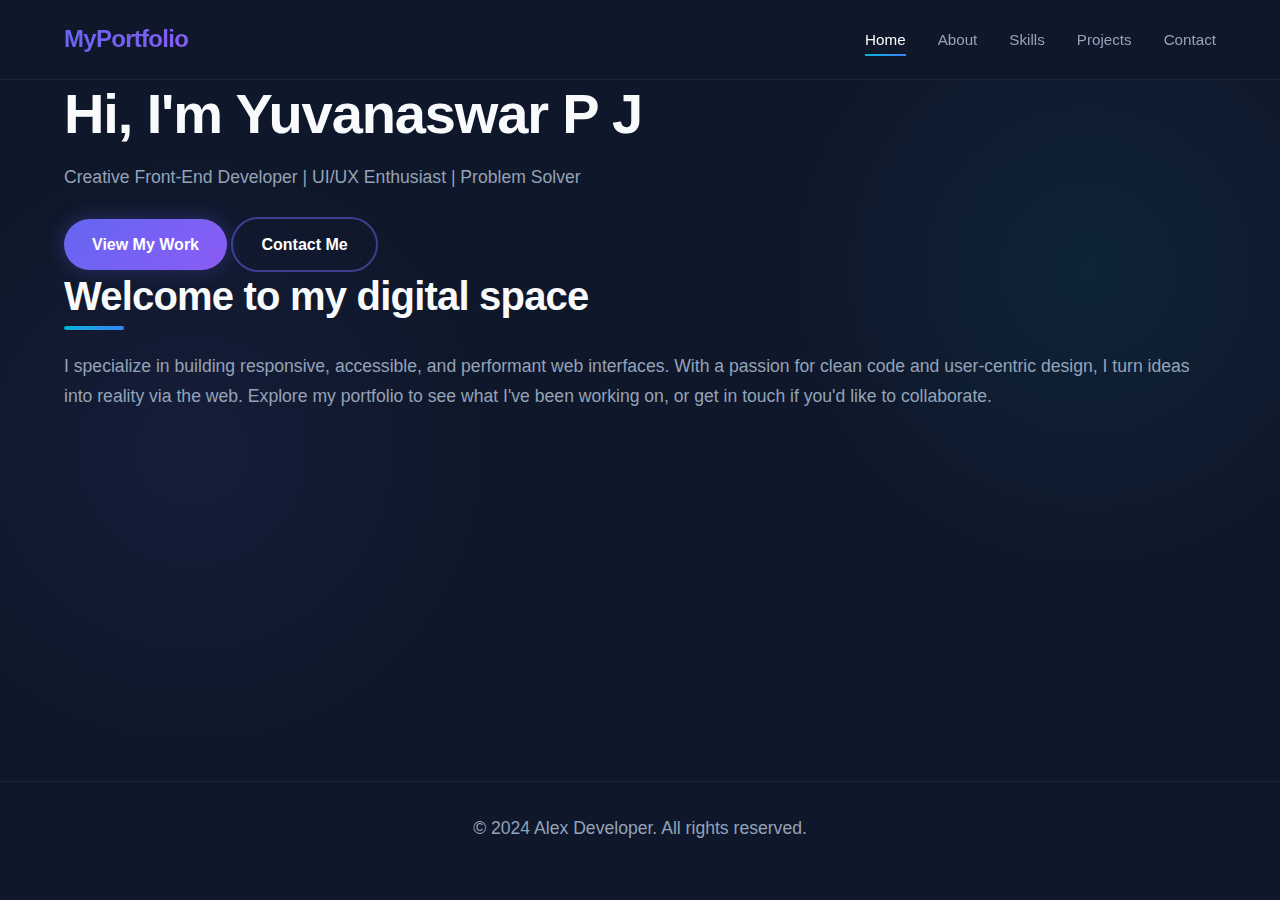
<file: index.html>
<!DOCTYPE html>
<html lang="en">

<head>
    <meta charset="UTF-8">
    <meta name="viewport" content="width=device-width, initial-scale=1.0">
    <meta name="description" content="Personal Portfolio Website">
    <meta name="theme-color" content="#2563eb">
    <title>Home - Portfolio</title>
    <link rel="stylesheet" href="css/style.css">
    <link rel="manifest" href="manifest.json">
    <link rel="icon" type="image/png" href="assets/icons/favicon.png">
</head>

<body>

    <!-- Header / Navigation -->
    <header>
        <div class="container">
            <a href="index.html" class="logo">MyPortfolio</a>
            <nav>
                <ul class="nav-links">
                    <li><a href="index.html" class="active">Home</a></li>
                    <li><a href="about.html">About</a></li>
                    <li><a href="skills.html">Skills</a></li>
                    <li><a href="projects.html">Projects</a></li>
                    <li><a href="contact.html">Contact</a></li>
                </ul>
            </nav>
        </div>
    </header>

    <!-- Main Content -->
    <main class="container">

        <!-- Hero Section -->
        <section class="hero">
            <h1>Hi, I'm <span class="highlight">Yuvanaswar P J</span></h1>
            <p class="tagline">Creative Front-End Developer | UI/UX Enthusiast | Problem Solver</p>
            <div class="hero-buttons">
                <a href="projects.html" class="btn btn-primary">View My Work</a>
                <a href="contact.html" class="btn btn-outline">Contact Me</a>
            </div>
        </section>

        <!-- Brief Intro -->
        <section>
            <h2>Welcome to my digital space</h2>
            <p>
                I specialize in building responsive, accessible, and performant web interfaces.
                With a passion for clean code and user-centric design, I turn ideas into reality via the web.
                Explore my portfolio to see what I've been working on, or get in touch if you'd like to collaborate.
            </p>
        </section>

    </main>

    <!-- Footer -->
    <footer>
        <div class="container">
            <p>&copy; 2024 Alex Developer. All rights reserved.</p>
        </div>
    </footer>

</body>

</html>
</file>
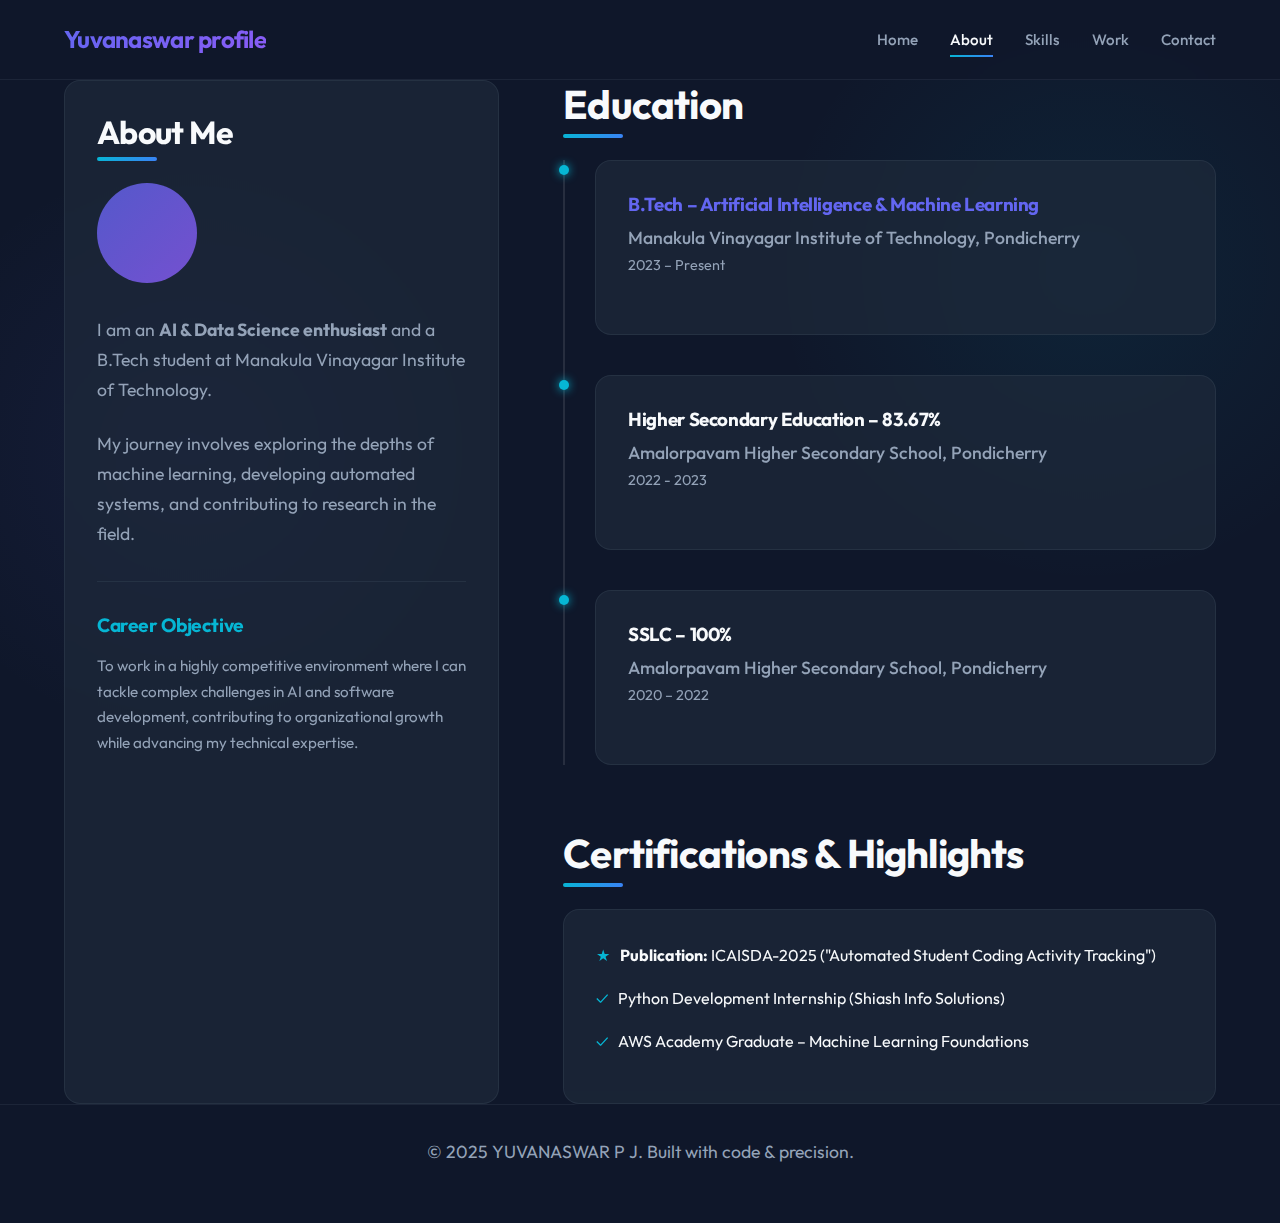
<file: about.html>
<!DOCTYPE html>
<html lang="en">

<head>
    <meta charset="UTF-8">
    <meta name="viewport" content="width=device-width, initial-scale=1.0">
    <meta name="theme-color" content="#0f172a">
    <title>About - Yuvanaswar P J</title>
    <link rel="stylesheet" href="css/style.css">
    <link rel="manifest" href="manifest.json">
    <link href="https://fonts.googleapis.com/css2?family=Outfit:wght@300;400;500;600;700&display=swap" rel="stylesheet">
</head>

<body>

    <header>
        <div class="container">
            <a href="index.html" class="logo">Yuvanaswar profile</a>
            <nav>
                <ul class="nav-links">
                    <li><a href="index.html">Home</a></li>
                    <li><a href="about.html" class="active">About</a></li>
                    <li><a href="skills.html">Skills</a></li>
                    <li><a href="projects.html">Work</a></li>
                    <li><a href="contact.html">Contact</a></li>
                </ul>
            </nav>
        </div>
    </header>

    <main class="container">
        <section class="about-grid">
            <!-- Left Column: Profile -->
            <div class="glass-card">
                <h2 style="font-size: 2rem;">About Me</h2>
                <div
                    style="width: 100px; height: 100px; background: var(--gradient-main); border-radius: 50%; margin-bottom: 2rem; opacity: 0.8;">
                </div>
                <p>
                    I am an <strong>AI & Data Science enthusiast</strong> and a B.Tech student at Manakula Vinayagar
                    Institute of Technology.
                </p>
                <p>
                    My journey involves exploring the depths of machine learning, developing automated systems, and
                    contributing to research in the field.
                </p>
                <div style="margin-top: 2rem; padding-top: 2rem; border-top: 1px solid var(--border-color);">
                    <h3 style="font-size: 1.2rem; color: var(--accent);">Career Objective</h3>
                    <p style="font-size: 0.95rem;">
                        To work in a highly competitive environment where I can tackle complex challenges in AI and
                        software development, contributing to organizational growth while advancing my technical
                        expertise.
                    </p>
                </div>
            </div>

            <!-- Right Column: Timeline -->
            <div>
                <h2>Education</h2>
                <div class="timeline">
                    <!-- B.Tech -->
                    <div class="timeline-item">
                        <div class="glass-card">
                            <h3 style="margin-bottom: 0.5rem; color: var(--primary);">B.Tech – Artificial Intelligence &
                                Machine Learning</h3>
                            <p style="margin-bottom: 0; font-weight: 500;">Manakula Vinayagar Institute of Technology,
                                Pondicherry</p>
                            <p style="font-size: 0.9rem; color: var(--text-muted);">2023 – Present</p>
                        </div>
                    </div>

                    <!-- HSC -->
                    <div class="timeline-item">
                        <div class="glass-card">
                            <h3 style="margin-bottom: 0.5rem;">Higher Secondary Education – 83.67%</h3>
                            <p style="margin-bottom: 0; font-weight: 500;">Amalorpavam Higher Secondary School,
                                Pondicherry</p>
                            <p style="font-size: 0.9rem; color: var(--text-muted);">2022 - 2023</p>
                        </div>
                    </div>

                    <!-- SSLC -->
                    <div class="timeline-item">
                        <div class="glass-card">
                            <h3 style="margin-bottom: 0.5rem;">SSLC – 100%</h3>
                            <p style="margin-bottom: 0; font-weight: 500;">Amalorpavam Higher Secondary School,
                                Pondicherry</p>
                            <p style="font-size: 0.9rem; color: var(--text-muted);">2020 – 2022</p>
                        </div>
                    </div>
                </div>

                <div style="margin-top: 4rem;">
                    <h2>Certifications & Highlights</h2>
                    <div class="glass-card">
                        <ul style="list-style: none;">
                            <li style="margin-bottom: 1rem; display: flex; align-items: center;">
                                <span style="color: var(--accent); margin-right: 10px;">★</span>
                                <strong>Publication:</strong>&nbsp;ICAISDA-2025 ("Automated Student Coding Activity
                                Tracking")
                            </li>
                            <li style="margin-bottom: 1rem; display: flex; align-items: center;">
                                <span style="color: var(--accent); margin-right: 10px;">✓</span>
                                Python Development Internship (Shiash Info Solutions)
                            </li>
                            <li style="margin-bottom: 1rem; display: flex; align-items: center;">
                                <span style="color: var(--accent); margin-right: 10px;">✓</span>
                                AWS Academy Graduate – Machine Learning Foundations
                            </li>
                        </ul>
                    </div>
                </div>
            </div>
        </section>
    </main>

    <footer>
        <div class="container">
            <p>&copy; 2025 YUVANASWAR P J. Built with code & precision.</p>
        </div>
    </footer>

</body>

</html>
</file>
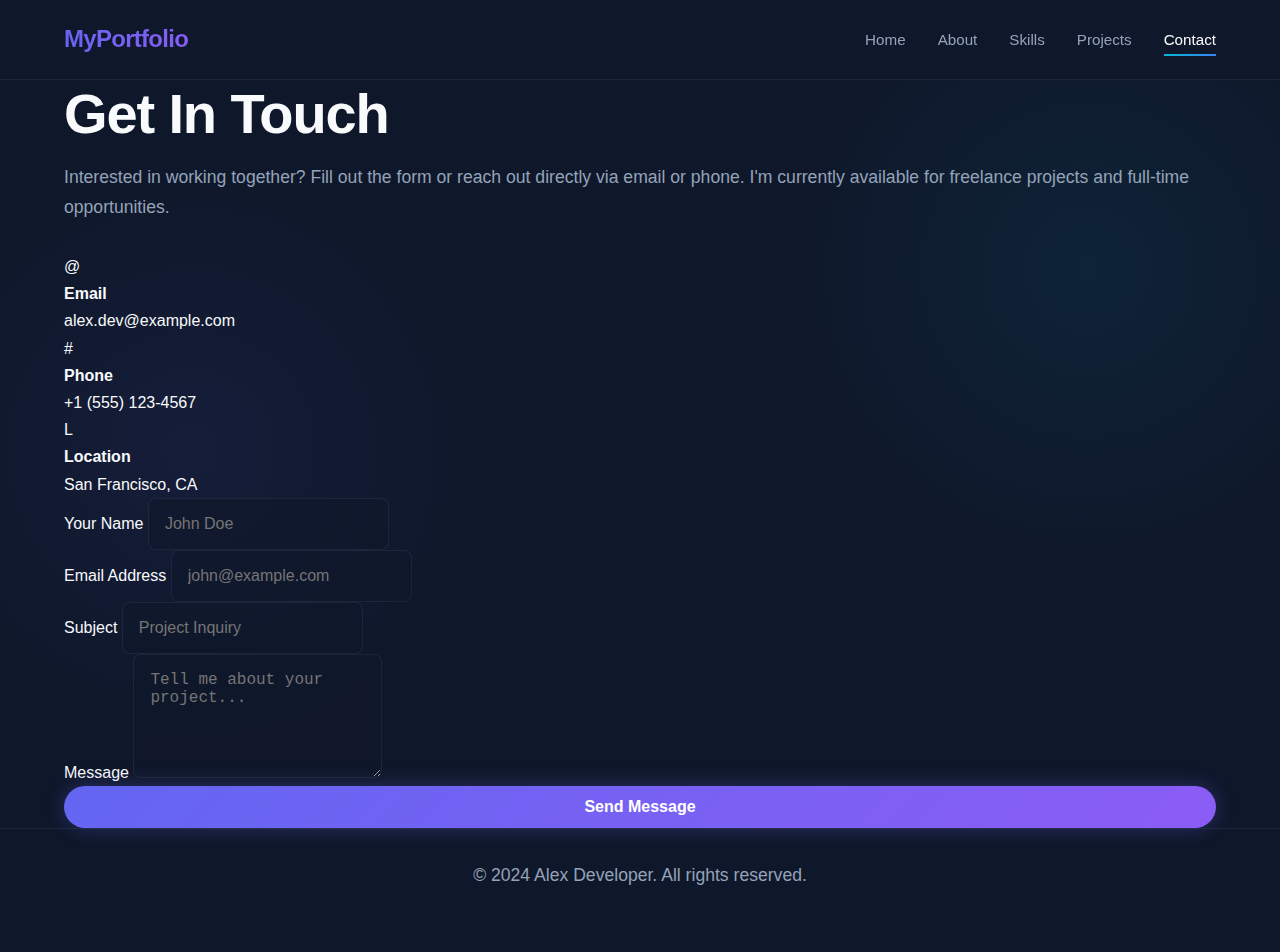
<file: contact.html>
<!DOCTYPE html>
<html lang="en">

<head>
    <meta charset="UTF-8">
    <meta name="viewport" content="width=device-width, initial-scale=1.0">
    <meta name="description" content="Contact - Portfolio">
    <meta name="theme-color" content="#2563eb">
    <title>Contact - Portfolio</title>
    <link rel="stylesheet" href="css/style.css">
    <link rel="manifest" href="manifest.json">
</head>

<body>

    <header>
        <div class="container">
            <a href="index.html" class="logo">MyPortfolio</a>
            <nav>
                <ul class="nav-links">
                    <li><a href="index.html">Home</a></li>
                    <li><a href="about.html">About</a></li>
                    <li><a href="skills.html">Skills</a></li>
                    <li><a href="projects.html">Projects</a></li>
                    <li><a href="contact.html" class="active">Contact</a></li>
                </ul>
            </nav>
        </div>
    </header>

    <main class="container">
        <h1>Get In Touch</h1>

        <div class="contact-container">

            <!-- Contact Info -->
            <div class="contact-details">
                <p style="margin-bottom: 30px; font-size: 1.1rem;">
                    Interested in working together? Fill out the form or reach out directly via email or phone.
                    I'm currently available for freelance projects and full-time opportunities.
                </p>

                <div class="contact-info-item">
                    <div class="contact-icon">@</div>
                    <div>
                        <strong>Email</strong><br>
                        alex.dev@example.com
                    </div>
                </div>

                <div class="contact-info-item">
                    <div class="contact-icon">#</div>
                    <div>
                        <strong>Phone</strong><br>
                        +1 (555) 123-4567
                    </div>
                </div>

                <div class="contact-info-item">
                    <div class="contact-icon">L</div>
                    <div>
                        <strong>Location</strong><br>
                        San Francisco, CA
                    </div>
                </div>
            </div>

            <!-- Contact Form -->
            <form class="contact-form" action="#" method="POST">

                <div class="form-group">
                    <label for="name">Your Name</label>
                    <input type="text" id="name" name="name" required placeholder="John Doe">
                </div>

                <div class="form-group">
                    <label for="email">Email Address</label>
                    <input type="email" id="email" name="email" required placeholder="john@example.com">
                </div>

                <div class="form-group">
                    <label for="subject">Subject</label>
                    <input type="text" id="subject" name="subject" required placeholder="Project Inquiry">
                </div>

                <div class="form-group">
                    <label for="message">Message</label>
                    <textarea id="message" name="message" rows="5" required
                        placeholder="Tell me about your project..."></textarea>
                </div>

                <button type="submit" class="btn btn-primary" style="width: 100%;">Send Message</button>
            </form>

        </div>
    </main>

    <footer>
        <div class="container">
            <p>&copy; 2024 Alex Developer. All rights reserved.</p>
        </div>
    </footer>

</body>

</html>
</file>
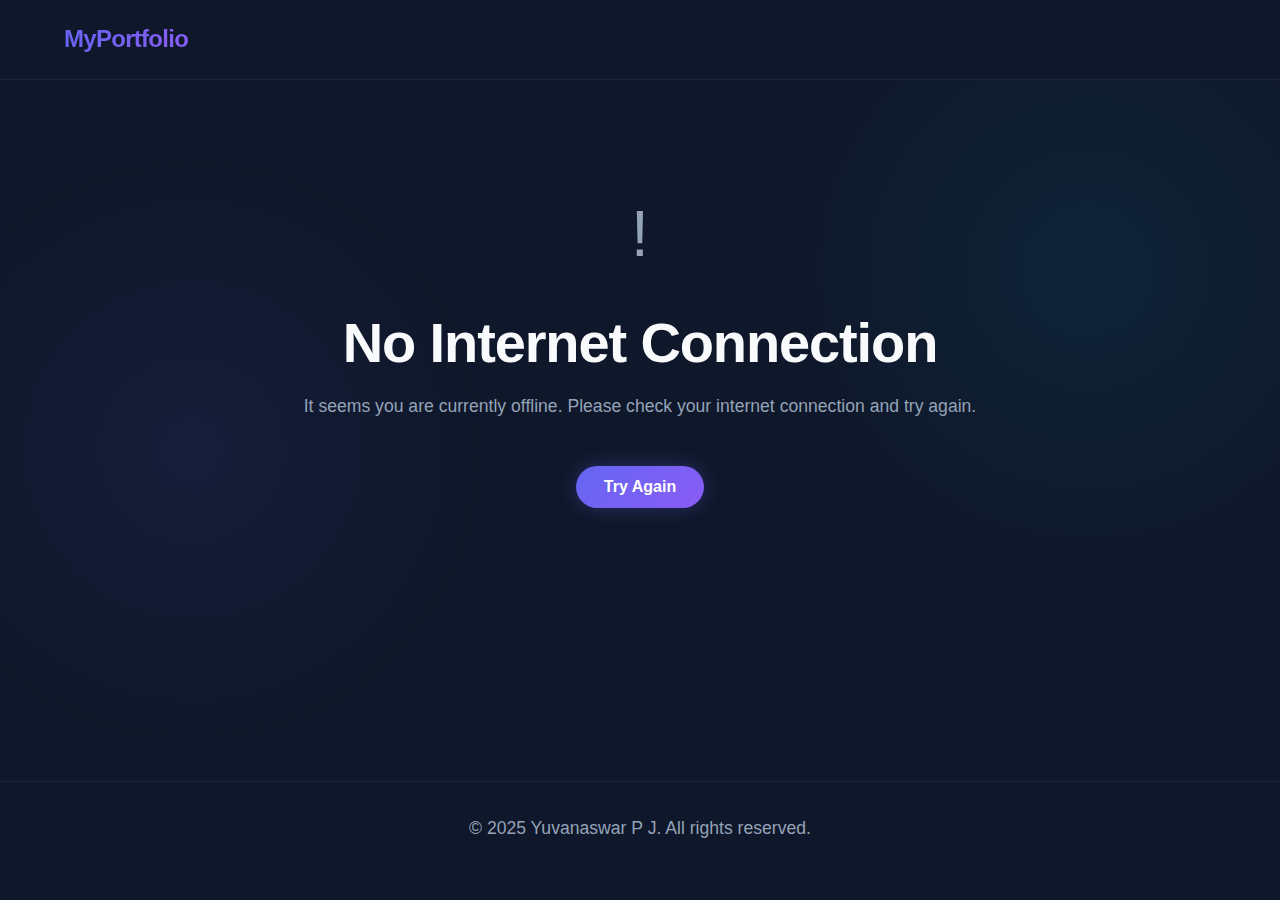
<file: offline.html>
<!DOCTYPE html>
<html lang="en">

<head>
    <meta charset="UTF-8">
    <meta name="viewport" content="width=device-width, initial-scale=1.0">
    <title>You are Offline</title>
    <link rel="stylesheet" href="css/style.css">
    <style>
        .offline-container {
            text-align: center;
            padding: 100px 20px;
        }

        .offline-icon {
            font-size: 4rem;
            margin-bottom: 20px;
            color: var(--text-muted);
        }
    </style>
</head>

<body>
    <header>
        <div class="container">
            <a href="index.html" class="logo">MyPortfolio</a>
        </div>
    </header>

    <main class="container offline-container">
        <div class="offline-icon">!</div>
        <h1>No Internet Connection</h1>
        <p>It seems you are currently offline. Please check your internet connection and try again.</p>
        <button onclick="window.location.reload()" class="btn btn-primary" style="margin-top: 20px;">Try Again</button>
    </main>

    <footer>
        <div class="container">
            <p>&copy; 2025 Yuvanaswar P J. All rights reserved.</p>
        </div>
    </footer>
</body>

</html>
</file>
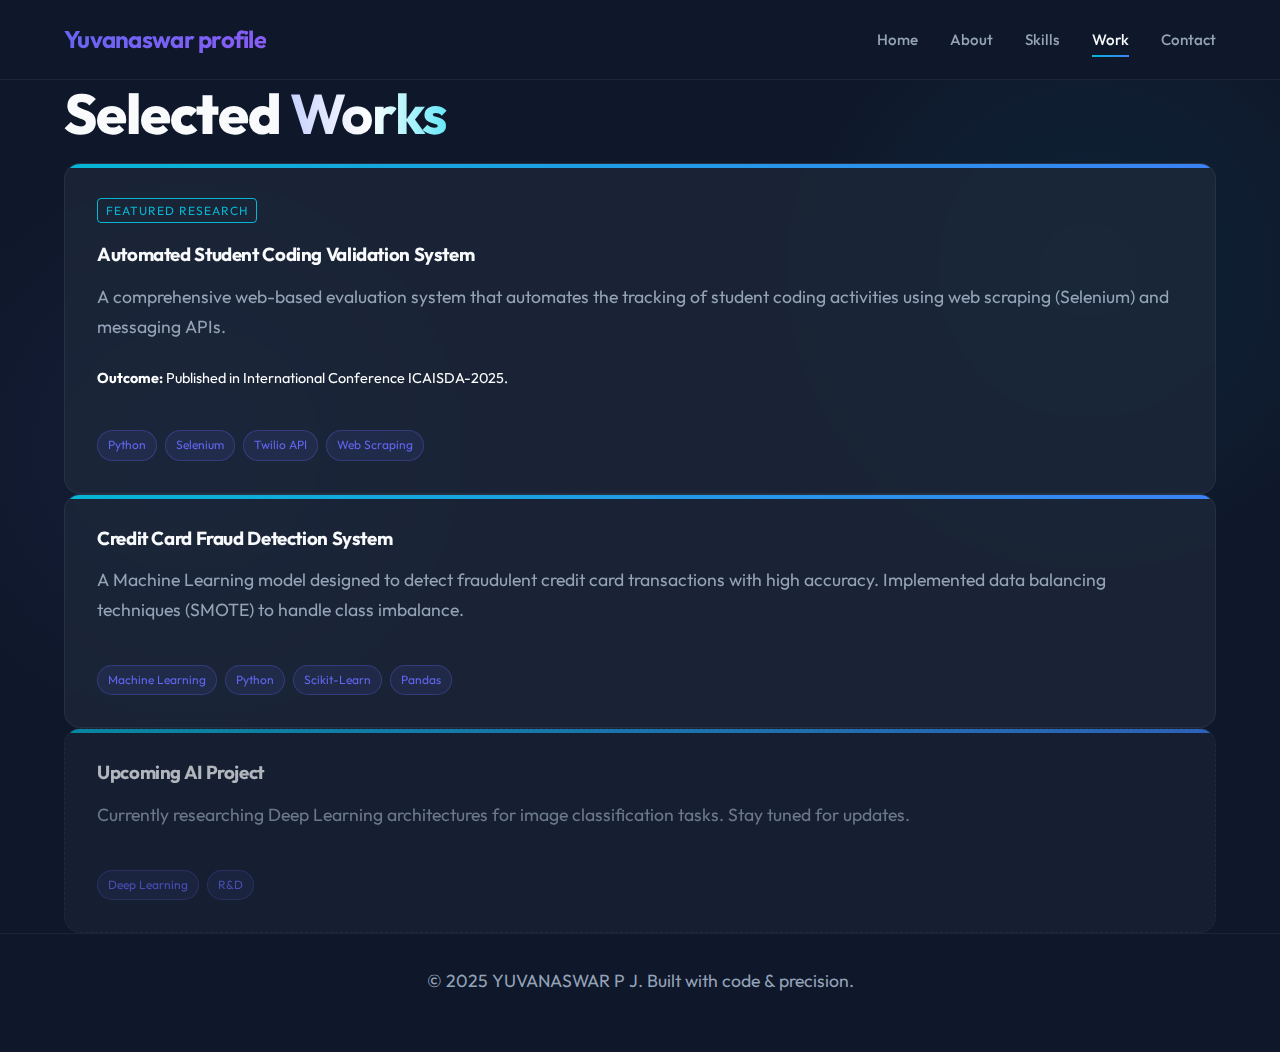
<file: projects.html>
<!DOCTYPE html>
<html lang="en">

<head>
    <meta charset="UTF-8">
    <meta name="viewport" content="width=device-width, initial-scale=1.0">
    <meta name="theme-color" content="#0f172a">
    <title>Work - Yuvanaswar P J</title>
    <link rel="stylesheet" href="css/style.css">
    <link rel="manifest" href="manifest.json">
    <link href="https://fonts.googleapis.com/css2?family=Outfit:wght@300;400;500;600;700&display=swap" rel="stylesheet">
</head>

<body>

    <header>
        <div class="container">
            <a href="index.html" class="logo">Yuvanaswar profile</a>
            <nav>
                <ul class="nav-links">
                    <li><a href="index.html">Home</a></li>
                    <li><a href="about.html">About</a></li>
                    <li><a href="skills.html">Skills</a></li>
                    <li><a href="projects.html" class="active">Work</a></li>
                    <li><a href="contact.html">Contact</a></li>
                </ul>
            </nav>
        </div>
    </header>

    <main class="container">
        <h1>Selected <span class="highlight-text">Works</span></h1>

        <div class="projects-grid">

            <!-- Project 1: Research (Featured) -->
            <div class="glass-card project-card">
                <div style="margin-bottom: 20px;">
                    <span
                        style="font-size: 0.75rem; text-transform: uppercase; letter-spacing: 1px; color: var(--accent); border: 1px solid var(--accent); padding: 4px 8px; border-radius: 4px;">Featured
                        Research</span>
                </div>
                <h3>Automated Student Coding Validation System</h3>
                <p>
                    A comprehensive web-based evaluation system that automates the tracking of student coding activities
                    using web scraping (Selenium) and messaging APIs.
                </p>
                <p style="font-size: 0.9rem; color: #fff;">
                    <strong>Outcome:</strong> Published in International Conference ICAISDA-2025.
                </p>
                <div class="project-tags">
                    <span class="tech-tag">Python</span>
                    <span class="tech-tag">Selenium</span>
                    <span class="tech-tag">Twilio API</span>
                    <span class="tech-tag">Web Scraping</span>
                </div>
            </div>

            <!-- Project 2 -->
            <div class="glass-card project-card">
                <h3>Credit Card Fraud Detection System</h3>
                <p>
                    A Machine Learning model designed to detect fraudulent credit card transactions with high accuracy.
                    Implemented data balancing techniques (SMOTE) to handle class imbalance.
                </p>
                <div class="project-tags">
                    <span class="tech-tag">Machine Learning</span>
                    <span class="tech-tag">Python</span>
                    <span class="tech-tag">Scikit-Learn</span>
                    <span class="tech-tag">Pandas</span>
                </div>
            </div>

            <!-- Placeholder for future project -->
            <div class="glass-card project-card" style="opacity: 0.7; border-style: dashed;">
                <h3>Upcoming AI Project</h3>
                <p>
                    Currently researching Deep Learning architectures for image classification tasks. Stay tuned for
                    updates.
                </p>
                <div class="project-tags">
                    <span class="tech-tag">Deep Learning</span>
                    <span class="tech-tag">R&D</span>
                </div>
            </div>

        </div>
    </main>

    <footer>
        <div class="container">
            <p>&copy; 2025 YUVANASWAR P J. Built with code & precision.</p>
        </div>
    </footer>

</body>

</html>
</file>
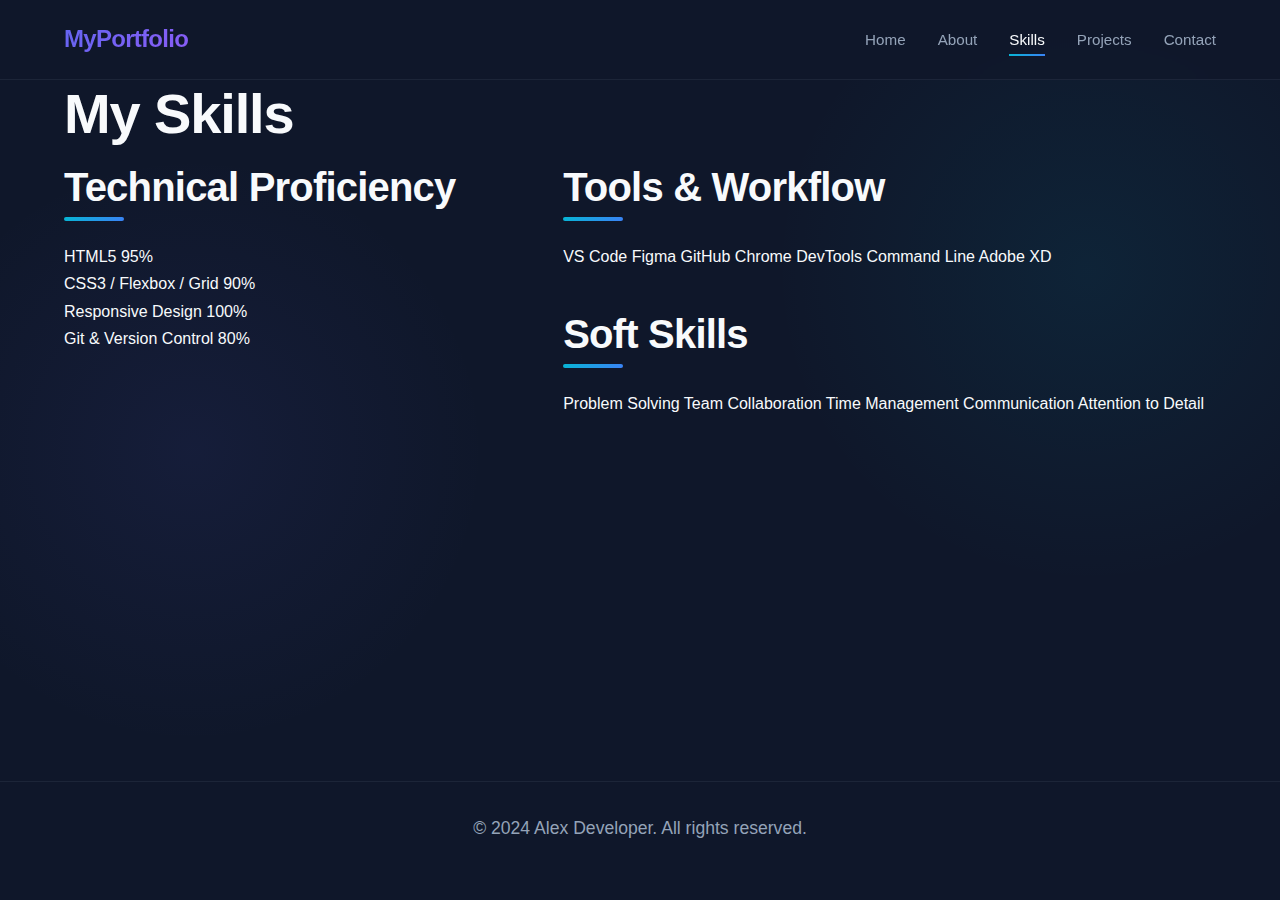
<file: skills.html>
<!DOCTYPE html>
<html lang="en">

<head>
    <meta charset="UTF-8">
    <meta name="viewport" content="width=device-width, initial-scale=1.0">
    <meta name="description" content="Skills - Portfolio">
    <meta name="theme-color" content="#2563eb">
    <title>Skills - Portfolio</title>
    <link rel="stylesheet" href="css/style.css">
    <link rel="manifest" href="manifest.json">
</head>

<body>

    <header>
        <div class="container">
            <a href="index.html" class="logo">MyPortfolio</a>
            <nav>
                <ul class="nav-links">
                    <li><a href="index.html">Home</a></li>
                    <li><a href="about.html">About</a></li>
                    <li><a href="skills.html" class="active">Skills</a></li>
                    <li><a href="projects.html">Projects</a></li>
                    <li><a href="contact.html">Contact</a></li>
                </ul>
            </nav>
        </div>
    </header>

    <main class="container">
        <h1>My Skills</h1>

        <div class="about-grid"> <!-- Reusing grid layout -->

            <!-- Technical Skills -->
            <section class="skills-container">
                <h2>Technical Proficiency</h2>

                <div class="skill-bar-wrapper">
                    <div class="skill-info">
                        <span>HTML5</span>
                        <span>95%</span>
                    </div>
                    <div class="progress-bar">
                        <div class="progress" style="width: 95%;"></div>
                    </div>
                </div>

                <div class="skill-bar-wrapper">
                    <div class="skill-info">
                        <span>CSS3 / Flexbox / Grid</span>
                        <span>90%</span>
                    </div>
                    <div class="progress-bar">
                        <div class="progress" style="width: 90%;"></div>
                    </div>
                </div>

                <div class="skill-bar-wrapper">
                    <div class="skill-info">
                        <span>Responsive Design</span>
                        <span>100%</span>
                    </div>
                    <div class="progress-bar">
                        <div class="progress" style="width: 100%;"></div>
                    </div>
                </div>

                <div class="skill-bar-wrapper">
                    <div class="skill-info">
                        <span>Git & Version Control</span>
                        <span>80%</span>
                    </div>
                    <div class="progress-bar">
                        <div class="progress" style="width: 80%;"></div>
                    </div>
                </div>
            </section>

            <!-- Tools & Soft Skills -->
            <section>
                <h2>Tools & Workflow</h2>
                <div class="tags">
                    <span class="tag">VS Code</span>
                    <span class="tag">Figma</span>
                    <span class="tag">GitHub</span>
                    <span class="tag">Chrome DevTools</span>
                    <span class="tag">Command Line</span>
                    <span class="tag">Adobe XD</span>
                </div>

                <h2 style="margin-top: 40px;">Soft Skills</h2>
                <div class="tags">
                    <span class="tag">Problem Solving</span>
                    <span class="tag">Team Collaboration</span>
                    <span class="tag">Time Management</span>
                    <span class="tag">Communication</span>
                    <span class="tag">Attention to Detail</span>
                </div>
            </section>

        </div>
    </main>

    <footer>
        <div class="container">
            <p>&copy; 2024 Alex Developer. All rights reserved.</p>
        </div>
    </footer>

</body>

</html>
</file>
<file: css/style.css>
/* =========================================
   1. CSS Variables & Reset
   ========================================= */
:root {
    /* Color Palette - Deep Indigo & Electric Cyan Theme */
    --bg-dark: #0f172a;
    /* Slate 900 */
    --bg-card: rgba(30, 41, 59, 0.7);
    /* Slate 800 with opacity */
    --bg-card-hover: rgba(51, 65, 85, 0.8);
    /* Slate 700 */

    --primary: #6366f1;
    /* Indigo 500 */
    --primary-glow: rgba(99, 102, 241, 0.5);

    --accent: #06b6d4;
    /* Cyan 500 */
    --accent-glow: rgba(6, 182, 212, 0.5);

    --text-main: #f8fafc;
    /* Slate 50 */
    --text-muted: #94a3b8;
    /* Slate 400 */
    --border-color: rgba(148, 163, 184, 0.1);

    --gradient-main: linear-gradient(135deg, #6366f1 0%, #8b5cf6 100%);
    --gradient-accent: linear-gradient(135deg, #06b6d4 0%, #3b82f6 100%);
    --gradient-text: linear-gradient(to right, #c7d2fe, #fff, #67e8f9);

    /* Spacing & Layout */
    --container-width: 1200px;
    --header-height: 80px;
    --border-radius: 16px;
}

* {
    margin: 0;
    padding: 0;
    box-sizing: border-box;
}

body {
    font-family: 'Outfit', -apple-system, BlinkMacSystemFont, "Segoe UI", Roboto, sans-serif;
    background-color: var(--bg-dark);
    color: var(--text-main);
    line-height: 1.7;
    background-image:
        radial-gradient(circle at 15% 50%, rgba(99, 102, 241, 0.08) 0%, transparent 25%),
        radial-gradient(circle at 85% 30%, rgba(6, 182, 212, 0.08) 0%, transparent 25%);
    background-attachment: fixed;
    min-height: 100vh;
    display: flex;
    flex-direction: column;
}

/* =========================================
   2. Typography & Utilities
   ========================================= */
h1,
h2,
h3,
h4 {
    color: var(--text-main);
    line-height: 1.2;
    margin-bottom: 1rem;
    letter-spacing: -0.02em;
}

h1 {
    font-size: 3.5rem;
    font-weight: 800;
}

h2 {
    font-size: 2.5rem;
    margin-bottom: 2rem;
    position: relative;
    display: inline-block;
}

h2::after {
    content: '';
    position: absolute;
    bottom: -10px;
    left: 0;
    width: 60px;
    height: 4px;
    background: var(--gradient-accent);
    border-radius: 2px;
}

p {
    color: var(--text-muted);
    margin-bottom: 1.5rem;
    font-size: 1.1rem;
}

a {
    text-decoration: none;
    color: inherit;
    transition: all 0.3s ease;
}

.highlight-text {
    background: var(--gradient-text);
    -webkit-background-clip: text;
    -webkit-text-fill-color: transparent;
    font-weight: 700;
}

.container {
    max-width: var(--container-width);
    margin: 0 auto;
    padding: 0 24px;
    width: 100%;
}

/* Glassmorphism Card Utility */
.glass-card {
    background: var(--bg-card);
    backdrop-filter: blur(12px);
    -webkit-backdrop-filter: blur(12px);
    border: 1px solid var(--border-color);
    border-radius: var(--border-radius);
    padding: 2rem;
    transition: transform 0.3s ease, border-color 0.3s ease, box-shadow 0.3s ease;
}

.glass-card:hover {
    transform: translateY(-5px);
    border-color: rgba(99, 102, 241, 0.3);
    box-shadow: 0 10px 30px -10px rgba(0, 0, 0, 0.5);
}

/* =========================================
   3. Header & Navigation
   ========================================= */
header {
    background: rgba(15, 23, 42, 0.85);
    /* Darker glass for nav */
    backdrop-filter: blur(12px);
    position: sticky;
    top: 0;
    z-index: 1000;
    height: var(--header-height);
    border-bottom: 1px solid var(--border-color);
}

header .container {
    height: 100%;
    display: flex;
    justify-content: space-between;
    align-items: center;
}

.logo {
    font-size: 1.5rem;
    font-weight: 700;
    background: var(--gradient-main);
    -webkit-background-clip: text;
    -webkit-text-fill-color: transparent;
    letter-spacing: -0.03em;
}

.nav-links {
    display: flex;
    gap: 2rem;
    list-style: none;
}

.nav-links a {
    font-size: 0.95rem;
    font-weight: 500;
    color: var(--text-muted);
    position: relative;
    padding: 0.5rem 0;
}

.nav-links a:hover,
.nav-links a.active {
    color: var(--text-main);
}

.nav-links a::after {
    content: '';
    position: absolute;
    bottom: 0;
    left: 0;
    width: 0;
    height: 2px;
    background: var(--gradient-accent);
    transition: width 0.3s ease;
}

.nav-links a:hover::after,
.nav-links a.active::after {
    width: 100%;
}

/* =========================================
   4. Buttons
   ========================================= */
.btn {
    display: inline-flex;
    align-items: center;
    justify-content: center;
    padding: 12px 28px;
    border-radius: 50px;
    /* Pill shape */
    font-weight: 600;
    cursor: pointer;
    transition: all 0.3s ease;
    border: none;
    font-size: 1rem;
}

.btn-primary {
    background: var(--gradient-main);
    color: white;
    box-shadow: 0 0 20px rgba(99, 102, 241, 0.3);
}

.btn-primary:hover {
    transform: translateY(-2px);
    box-shadow: 0 0 30px rgba(99, 102, 241, 0.5);
}

.btn-outline {
    background: transparent;
    border: 2px solid rgba(99, 102, 241, 0.5);
    color: #fff;
}

.btn-outline:hover {
    border-color: var(--primary);
    background: rgba(99, 102, 241, 0.1);
    color: #fff;
}

/* =========================================
   5. Page Layouts
   ========================================= */
main {
    flex: 1;
    padding: 60px 0;
}

/* HERO SECTION */
.hero-wrapper {
    display: grid;
    grid-template-columns: 1.2fr 0.8fr;
    gap: 4rem;
    align-items: center;
    min-height: 70vh;
}

.hero-content h1 {
    line-height: 1.1;
    margin-bottom: 1.5rem;
}

.hero-badge {
    display: inline-block;
    padding: 6px 16px;
    background: rgba(6, 182, 212, 0.1);
    border: 1px solid rgba(6, 182, 212, 0.3);
    border-radius: 50px;
    color: var(--accent);
    font-size: 0.85rem;
    font-weight: 600;
    margin-bottom: 1.5rem;
    box-shadow: 0 0 15px rgba(6, 182, 212, 0.1);
}

.hero-visual {
    position: relative;
    height: 400px;
    display: flex;
    justify-content: center;
    align-items: center;
}

/* Floating Skill Pills Animation */
.skill-float {
    position: absolute;
    padding: 10px 20px;
    background: var(--bg-card);
    border: 1px solid rgba(255, 255, 255, 0.1);
    border-radius: 50px;
    font-weight: 600;
    font-size: 0.9rem;
    box-shadow: 0 10px 20px rgba(0, 0, 0, 0.2);
    backdrop-filter: blur(8px);
    animation: float 6s ease-in-out infinite;
}

.skill-float:nth-child(1) {
    top: 10%;
    right: 20%;
    animation-delay: 0s;
    color: var(--accent);
}

.skill-float:nth-child(2) {
    top: 40%;
    right: 0%;
    animation-delay: 2s;
    color: var(--primary);
}

.skill-float:nth-child(3) {
    bottom: 20%;
    right: 30%;
    animation-delay: 4s;
    color: #f472b6;
}

@keyframes float {

    0%,
    100% {
        transform: translateY(0);
    }

    50% {
        transform: translateY(-20px);
    }
}

/* ABOUT PAGE */
.about-grid {
    display: grid;
    grid-template-columns: 1fr 1.5fr;
    gap: 4rem;
}

.timeline {
    position: relative;
    padding-left: 30px;
    border-left: 2px solid rgba(255, 255, 255, 0.1);
}

.timeline-item {
    position: relative;
    margin-bottom: 2.5rem;
}

.timeline-item::before {
    content: '';
    position: absolute;
    left: -36px;
    top: 5px;
    width: 10px;
    height: 10px;
    border-radius: 50%;
    background: var(--accent);
    box-shadow: 0 0 10px var(--accent);
}

/* SKILLS PAGE */
.skills-grid {
    display: grid;
    grid-template-columns: repeat(auto-fit, minmax(300px, 1fr));
    gap: 2rem;
}

.skill-category h3 {
    margin-bottom: 1.5rem;
    color: var(--accent);
}

.skill-meter {
    margin-bottom: 1.5rem;
}

.meter-label {
    display: flex;
    justify-content: space-between;
    margin-bottom: 0.5rem;
    font-size: 0.9rem;
    font-weight: 500;
}

.meter-bg {
    height: 8px;
    background: rgba(255, 255, 255, 0.1);
    border-radius: 4px;
    overflow: hidden;
}

.meter-fill {
    height: 100%;
    background: var(--gradient-main);
    border-radius: 4px;
    position: relative;
}

.meter-fill::after {
    content: '';
    position: absolute;
    top: 0;
    right: 0;
    bottom: 0;
    width: 100%;
    background: linear-gradient(90deg, transparent, rgba(255, 255, 255, 0.4), transparent);
    transform: translateX(-100%);
    animation: shimmer 2s infinite;
}

@keyframes shimmer {
    100% {
        transform: translateX(100%);
    }
}

/* PROJECTS PAGE */
.project-card {
    height: 100%;
    display: flex;
    flex-direction: column;
    position: relative;
    overflow: hidden;
}

.project-card::before {
    content: '';
    position: absolute;
    top: 0;
    left: 0;
    width: 100%;
    height: 4px;
    background: var(--gradient-accent);
}

.project-tags {
    display: flex;
    gap: 8px;
    flex-wrap: wrap;
    margin-top: auto;
    padding-top: 1rem;
}

.tech-tag {
    font-size: 0.75rem;
    padding: 4px 10px;
    border-radius: 20px;
    background: rgba(99, 102, 241, 0.1);
    color: var(--primary);
    border: 1px solid rgba(99, 102, 241, 0.3);
}

/* CONTACT PAGE */
.contact-wrapper {
    display: grid;
    grid-template-columns: 1fr 1fr;
    gap: 4rem;
}

.contact-form-card {
    background: var(--bg-card);
    padding: 2.5rem;
    border-radius: var(--border-radius);
    border: 1px solid var(--border-color);
}

.form-group input,
.form-group textarea {
    background: rgba(15, 23, 42, 0.6);
    border: 1px solid var(--border-color);
    color: #fff;
    padding: 1rem;
    font-size: 1rem;
    border-radius: 8px;
    transition: all 0.3s ease;
}

.form-group input:focus,
.form-group textarea:focus {
    border-color: var(--accent);
    box-shadow: 0 0 15px rgba(6, 182, 212, 0.1);
    background: rgba(15, 23, 42, 0.9);
}

/* FOOTER */
footer {
    border-top: 1px solid var(--border-color);
    padding: 2rem 0;
    margin-top: auto;
    text-align: center;
    color: var(--text-muted);
}

/* RESPONSIVE */
@media (max-width: 900px) {

    .hero-wrapper,
    .about-grid,
    .contact-wrapper {
        grid-template-columns: 1fr;
        gap: 3rem;
    }

    .hero-content {
        text-align: center;
    }

    .hero-visual {
        display: none;
        /* Simplify for mobile, or adjust */
    }

    h1 {
        font-size: 2.5rem;
    }
}
</file>
